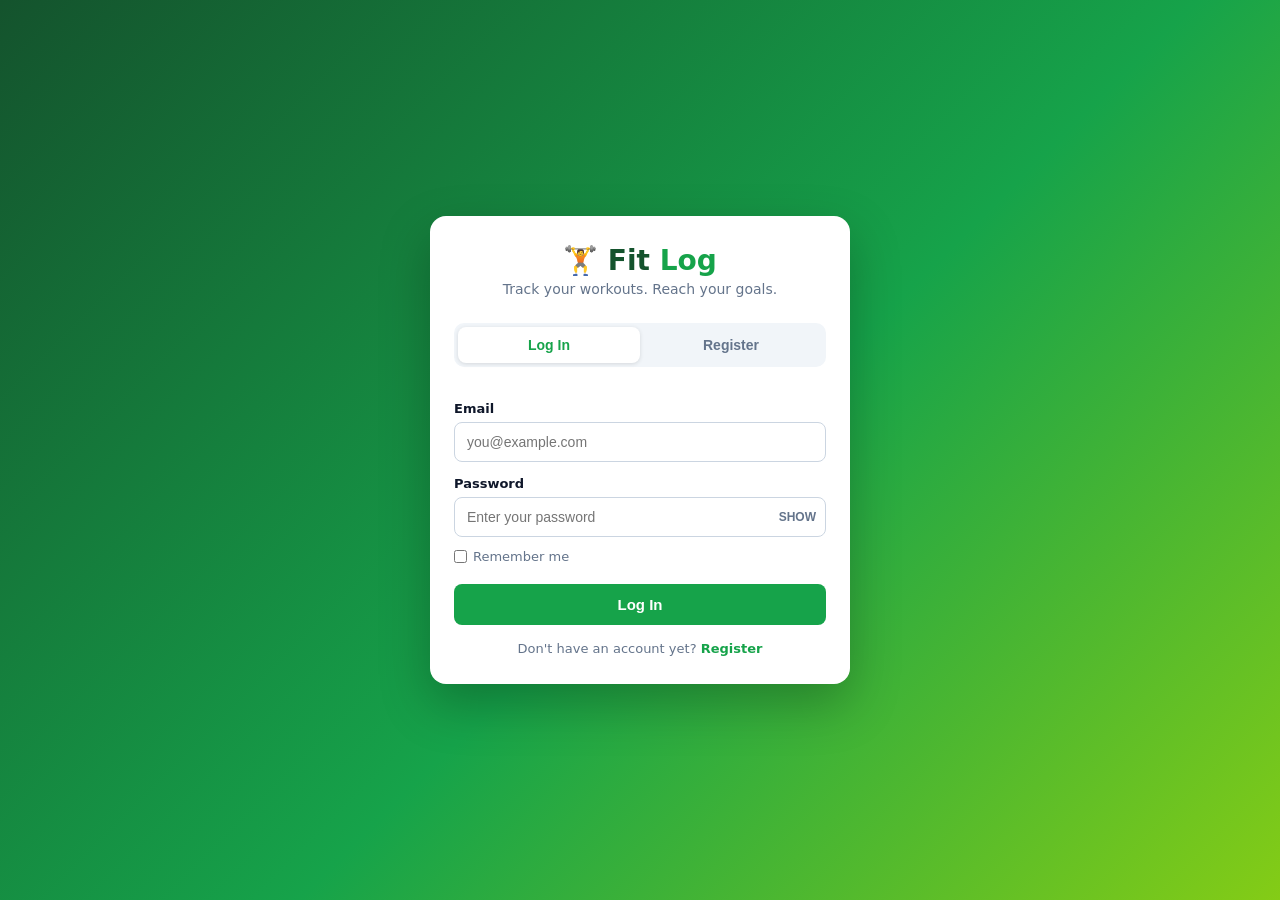
<file: TEMPLATES/index.html>
<!DOCTYPE html>
<html lang="en">
<head>
<meta charset="UTF-8">
<meta name="viewport" content="width=device-width, initial-scale=1">
<title>Fit Log - Sign In</title>
<style>
  :root{--primary:#16a34a;--dark:#14532d;--accent:#84cc16;--bg:#f1f5f9;--text:#0f172a;--muted:#64748b;--border:#cbd5e1;--error:#dc2626;--ok:#16a34a}
  *{box-sizing:border-box;margin:0;padding:0}
  body{font-family:"Segoe UI",system-ui,sans-serif;min-height:100vh;display:flex;align-items:center;justify-content:center;background:linear-gradient(135deg,#14532d,#16a34a 55%,#84cc16);padding:20px;color:var(--text)}
  .card{background:#fff;width:100%;max-width:420px;border-radius:16px;box-shadow:0 20px 50px rgba(0,0,0,.25);overflow:hidden}
  .head{text-align:center;padding:28px 24px 8px}
  .logo{font-size:28px;font-weight:800;color:var(--dark)}
  .logo span{color:var(--primary)}
  .head p{color:var(--muted);font-size:14px;margin-top:4px}
  .tabs{display:flex;margin:18px 24px 0;background:var(--bg);border-radius:10px;padding:4px}
  .tab{flex:1;padding:10px;border:0;background:transparent;border-radius:8px;font-size:14px;font-weight:600;color:var(--muted);cursor:pointer}
  .tab.active{background:#fff;color:var(--primary);box-shadow:0 1px 4px rgba(0,0,0,.12)}
  form{padding:20px 24px 28px;display:none}
  form.active{display:block}
  label{display:block;font-size:13px;font-weight:600;margin:14px 0 6px}
  .field{position:relative}
  input{width:100%;padding:11px 12px;border:1px solid var(--border);border-radius:8px;font-size:14px;outline:none;transition:.15s}
  input:focus{border-color:var(--primary);box-shadow:0 0 0 3px rgba(22,163,74,.15)}
  .toggle{position:absolute;right:10px;top:50%;transform:translateY(-50%);background:none;border:0;color:var(--muted);font-size:12px;cursor:pointer;font-weight:600}
  .msg{margin-top:14px;padding:10px 12px;border-radius:8px;font-size:13px;display:none}
  .msg.error{display:block;background:#fee2e2;color:var(--error)}
  .msg.ok{display:block;background:#dcfce7;color:var(--ok)}
  .btn{width:100%;margin-top:20px;padding:12px;border:0;border-radius:8px;background:var(--primary);color:#fff;font-size:15px;font-weight:600;cursor:pointer;transition:.15s}
  .btn:hover{background:var(--dark)}
  .row{display:flex;justify-content:space-between;align-items:center;margin-top:12px;font-size:13px;color:var(--muted)}
  .row label{margin:0;font-weight:400;display:flex;gap:6px;align-items:center}
  .row input{width:auto}
  .foot{text-align:center;font-size:13px;color:var(--muted);margin-top:16px}
  .foot a{color:var(--primary);font-weight:600;cursor:pointer;text-decoration:none}
</style>
</head>
<body>
<div class="card">
  <div class="head">
    <div class="logo">🏋️ Fit <span>Log</span></div>
    <p>Track your workouts. Reach your goals.</p>
  </div>

  <div class="tabs">
    <button class="tab active" data-tab="login" type="button">Log In</button>
    <button class="tab" data-tab="register" type="button">Register</button>
  </div>

  <!-- LOG IN -->
  <form id="login" class="active" novalidate>
    <label for="loginEmail">Email</label>
    <input id="loginEmail" type="email" placeholder="you@example.com" autocomplete="email">
    <label for="loginPass">Password</label>
    <div class="field">
      <input id="loginPass" type="password" placeholder="Enter your password" autocomplete="current-password">
      <button class="toggle" type="button" data-target="loginPass">SHOW</button>
    </div>
    <div class="row"><label><input type="checkbox" id="remember"> Remember me</label></div>
    <div id="loginMsg" class="msg"></div>
    <button class="btn" type="submit">Log In</button>
    <div class="foot">Don't have an account yet? <a data-tab="register">Register</a></div>
  </form>

  <!-- REGISTRATION -->
  <form id="register" novalidate>
    <label for="regName">Full Name</label>
    <input id="regName" type="text" placeholder="Juan Dela Cruz" autocomplete="name">
    <label for="regEmail">Email</label>
    <input id="regEmail" type="email" placeholder="you@example.com" autocomplete="email">
    <label for="regPass">Password</label>
    <div class="field">
      <input id="regPass" type="password" placeholder="At least 6 characters" autocomplete="new-password">
      <button class="toggle" type="button" data-target="regPass">SHOW</button>
    </div>
    <label for="regConfirm">Confirm Password</label>
    <input id="regConfirm" type="password" placeholder="Re-enter your password" autocomplete="new-password">
    <div id="regMsg" class="msg"></div>
    <button class="btn" type="submit">Create Account</button>
    <div class="foot">Already have an account? <a data-tab="login">Log in</a></div>
  </form>
</div>

<script>
const $ = id => document.getElementById(id);

async function post(url, body){
  let res;
  try{ res = await fetch(url, {method:"POST", headers:{"Content-Type":"application/json"}, body:JSON.stringify(body), credentials:"same-origin"}); }
  catch{ throw new Error("Cannot reach the server. Is app.py running?"); }
  let data = {};
  try{ data = await res.json(); }catch{}
  if(!res.ok) throw new Error(data.error || "Something went wrong (" + res.status + ").");
  return data;
}

function showMsg(el, text, type){ el.textContent = text; el.className = "msg " + type; }
function clearMsgs(){ ["loginMsg","regMsg"].forEach(i => { $(i).className = "msg"; $(i).textContent = ""; }); }

function switchTab(name){
  clearMsgs();
  document.querySelectorAll(".tab").forEach(t => t.classList.toggle("active", t.dataset.tab === name));
  document.querySelectorAll("form").forEach(f => f.classList.toggle("active", f.id === name));
}
document.querySelectorAll("[data-tab]").forEach(el => el.addEventListener("click", () => switchTab(el.dataset.tab)));

document.querySelectorAll(".toggle").forEach(btn => btn.addEventListener("click", () => {
  const input = $(btn.dataset.target), show = input.type === "password";
  input.type = show ? "text" : "password";
  btn.textContent = show ? "HIDE" : "SHOW";
}));

const emailOk = e => /^[^\s@]+@[^\s@]+\.[^\s@]+$/.test(e);

// REGISTER -> POST /api/register
$("register").addEventListener("submit", async e => {
  e.preventDefault();
  const name = $("regName").value.trim(), email = $("regEmail").value.trim().toLowerCase();
  const pass = $("regPass").value, confirm = $("regConfirm").value, msg = $("regMsg");
  const btn = e.target.querySelector(".btn");
  if (!name) return showMsg(msg, "Please enter your full name.", "error");
  if (!emailOk(email)) return showMsg(msg, "Invalid email format.", "error");
  if (pass.length < 6) return showMsg(msg, "Password must be at least 6 characters.", "error");
  if (pass !== confirm) return showMsg(msg, "Passwords do not match.", "error");
  btn.disabled = true;
  try{
    await post("/api/register", { name, email, password: pass });
    $("register").reset();
    switchTab("login");
    $("loginEmail").value = email;
    showMsg($("loginMsg"), "Registration successful! You can now log in.", "ok");
  }catch(err){ showMsg(msg, err.message, "error"); }
  finally{ btn.disabled = false; }
});

// LOG IN -> POST /api/login (the server keeps the session cookie)
$("login").addEventListener("submit", async e => {
  e.preventDefault();
  const email = $("loginEmail").value.trim().toLowerCase(), pass = $("loginPass").value, msg = $("loginMsg");
  const btn = e.target.querySelector(".btn");
  if (!emailOk(email) || !pass) return showMsg(msg, "Please enter your email and password.", "error");
  btn.disabled = true;
  try{
    await post("/api/login", { email, password: pass, remember: $("remember").checked });
    location.href = "/dashboard.html";
  }catch(err){ showMsg(msg, err.message, "error"); btn.disabled = false; }
});
</script>
</body>
</html>
</file>
